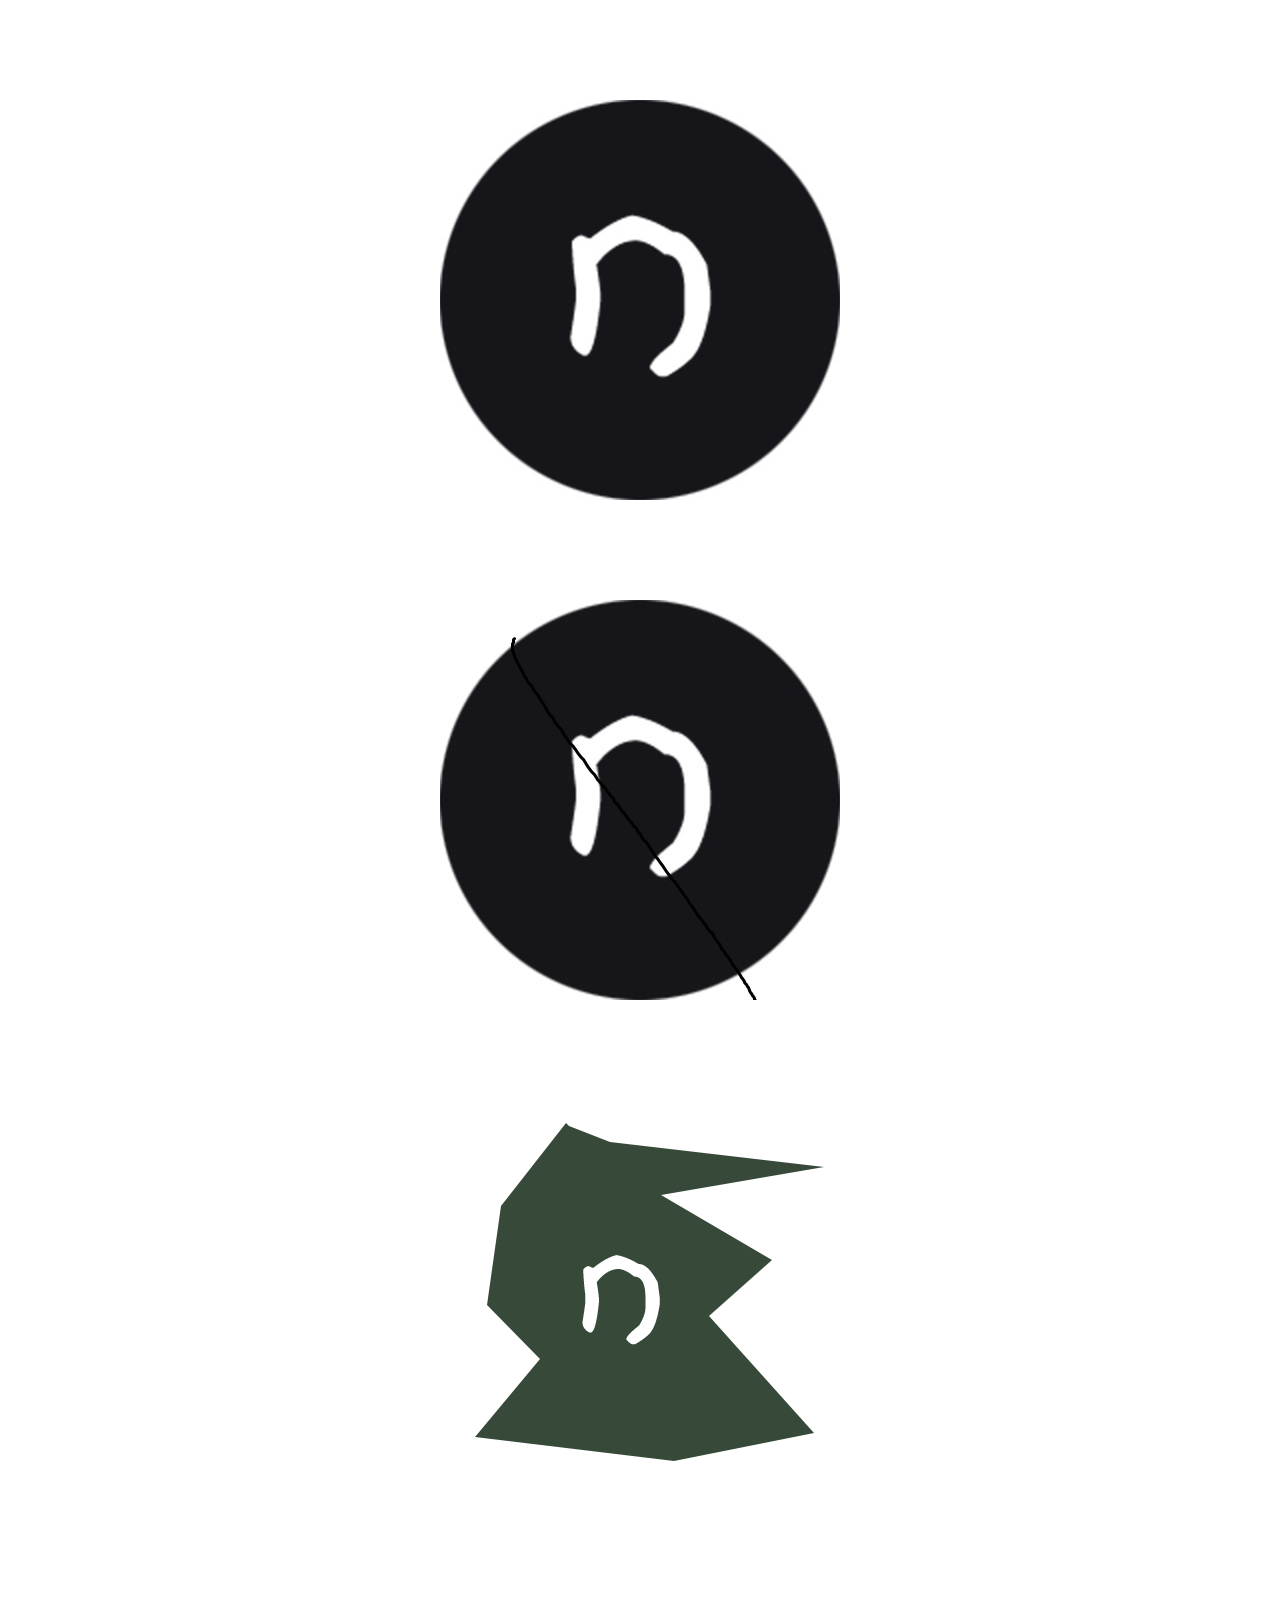
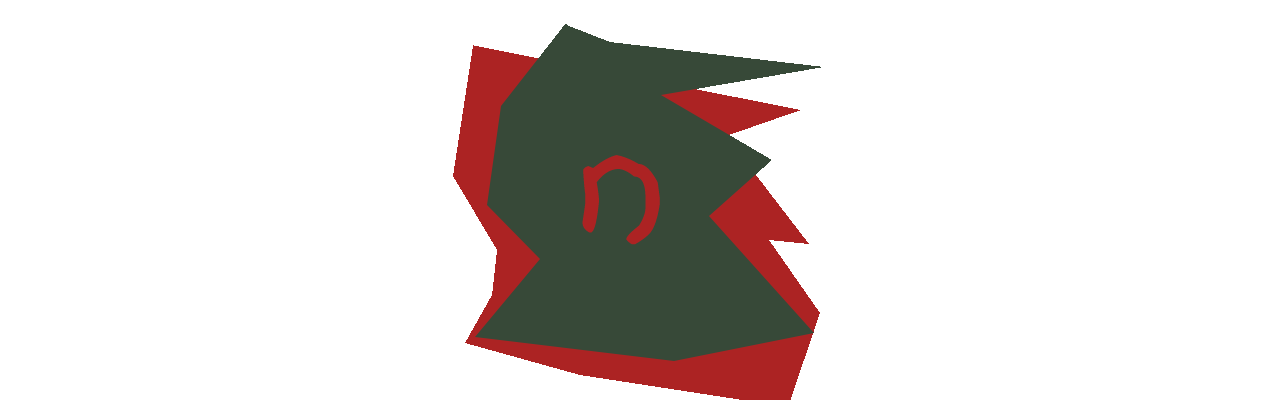
<file: images.html>
<!doctype html>

<html lang="en">
<head>
  <meta charset="utf-8">

  <title>Nano server</title>
  <meta name="description" content="The HTML5 Herald">
  <meta name="author" content="Szymon Sadowski">

  <link rel="stylesheet" href="css/skeleton.css">

  <style>
		body {
			text-align: center;
		}

		.header {
			margin-top: 200px;
		}

		img {
			display: block;
			margin: 100px auto 0 auto;
		}
  </style>
  
</head>

<body>
	<div class="container">
		<img src="unt.jpg"/>
		<img src="unt2.jpg"/>
		<img src="nano.png"/>
		<img src="nanoo.gif"/>
	</div>
</body>
</html>
</file>
<file: css/skeleton.css>
/* Base Styles
–––––––––––––––––––––––––––––––––––––––––––––––––– */
/* NOTE
html is set to 62.5% so that all the REM measurements throughout Skeleton
are based on 10px sizing. So basically 1.5rem = 15px :) */
html {
  font-size: 62.5%; }
body {
  font-size: 1.5em; /* currently ems cause chrome bug misinterpreting rems on body element */
  line-height: 1.6;
  font-weight: 400;
  font-family: "Raleway", "HelveticaNeue", "Helvetica Neue", Helvetica, Arial, sans-serif;
  color: #222; }


/* Typography
–––––––––––––––––––––––––––––––––––––––––––––––––– */
h1, h2, h3, h4, h5, h6 {
  margin-top: 0;
  margin-bottom: 2rem;
  font-weight: 300; }
h1 { font-size: 4.0rem; line-height: 1.2;  letter-spacing: -.1rem;}
h2 { font-size: 3.6rem; line-height: 1.25; letter-spacing: -.1rem; }
h3 { font-size: 3.0rem; line-height: 1.3;  letter-spacing: -.1rem; }
h4 { font-size: 2.4rem; line-height: 1.35; letter-spacing: -.08rem; }
h5 { font-size: 1.8rem; line-height: 1.5;  letter-spacing: -.05rem; }
h6 { font-size: 1.5rem; line-height: 1.6;  letter-spacing: 0; }

/* Larger than phablet */
@media (min-width: 550px) {
  h1 { font-size: 5.0rem; }
  h2 { font-size: 4.2rem; }
  h3 { font-size: 3.6rem; }
  h4 { font-size: 3.0rem; }
  h5 { font-size: 2.4rem; }
  h6 { font-size: 1.5rem; }
}

p {
  margin-top: 0; }


/* Links
–––––––––––––––––––––––––––––––––––––––––––––––––– */
a {
  color: #1EAEDB; }
a:hover {
  color: #0FA0CE; }


/* Buttons
–––––––––––––––––––––––––––––––––––––––––––––––––– */
.button,
button,
input[type="submit"],
input[type="reset"],
input[type="button"] {
  display: inline-block;
  height: 38px;
  padding: 0 30px;
  color: #555;
  text-align: center;
  font-size: 11px;
  font-weight: 600;
  line-height: 38px;
  letter-spacing: .1rem;
  text-transform: uppercase;
  text-decoration: none;
  white-space: nowrap;
  background-color: transparent;
  border-radius: 4px;
  border: 1px solid #bbb;
  cursor: pointer;
  box-sizing: border-box; }
.button:hover,
button:hover,
input[type="submit"]:hover,
input[type="reset"]:hover,
input[type="button"]:hover,
.button:focus,
button:focus,
input[type="submit"]:focus,
input[type="reset"]:focus,
input[type="button"]:focus {
  color: #333;
  border-color: #888;
  outline: 0; }
.button.button-primary,
button.button-primary,
input[type="submit"].button-primary,
input[type="reset"].button-primary,
input[type="button"].button-primary {
  color: #FFF;
  background-color: #33C3F0;
  border-color: #33C3F0; }
.button.button-primary:hover,
button.button-primary:hover,
input[type="submit"].button-primary:hover,
input[type="reset"].button-primary:hover,
input[type="button"].button-primary:hover,
.button.button-primary:focus,
button.button-primary:focus,
input[type="submit"].button-primary:focus,
input[type="reset"].button-primary:focus,
input[type="button"].button-primary:focus {
  color: #FFF;
  background-color: #1EAEDB;
  border-color: #1EAEDB; }

/* Spacing
–––––––––––––––––––––––––––––––––––––––––––––––––– */
button,
.button {
  margin-bottom: 1rem; }
input,
textarea,
select,
fieldset {
  margin-bottom: 1.5rem; }
pre,
blockquote,
dl,
figure,
table,
p,
ul,
ol,
form {
  margin-bottom: 2.5rem; }


/* Utilities
–––––––––––––––––––––––––––––––––––––––––––––––––– */
.u-full-width {
  width: 100%;
  box-sizing: border-box; }
.u-max-full-width {
  max-width: 100%;
  box-sizing: border-box; }
.u-pull-right {
  float: right; }
.u-pull-left {
  float: left; }


/* Misc
–––––––––––––––––––––––––––––––––––––––––––––––––– */
hr {
  margin-top: 3rem;
  margin-bottom: 3.5rem;
  border-width: 0;
  border-top: 1px solid #E1E1E1; }


/* Clearing
–––––––––––––––––––––––––––––––––––––––––––––––––– */

/* Self Clearing Goodness */
.container:after,
.row:after,
.u-cf {
  content: "";
  display: table;
  clear: both; }


/* Media Queries
–––––––––––––––––––––––––––––––––––––––––––––––––– */
/*
Note: The best way to structure the use of media queries is to create the queries
near the relevant code. For example, if you wanted to change the styles for buttons
on small devices, paste the mobile query code up in the buttons section and style it
there.
*/


/* Larger than mobile */
@media (min-width: 400px) {}

/* Larger than phablet (also point when grid becomes active) */
@media (min-width: 550px) {}

/* Larger than tablet */
@media (min-width: 750px) {}

/* Larger than desktop */
@media (min-width: 1000px) {}

/* Larger than Desktop HD */
@media (min-width: 1200px) {}
</file>
